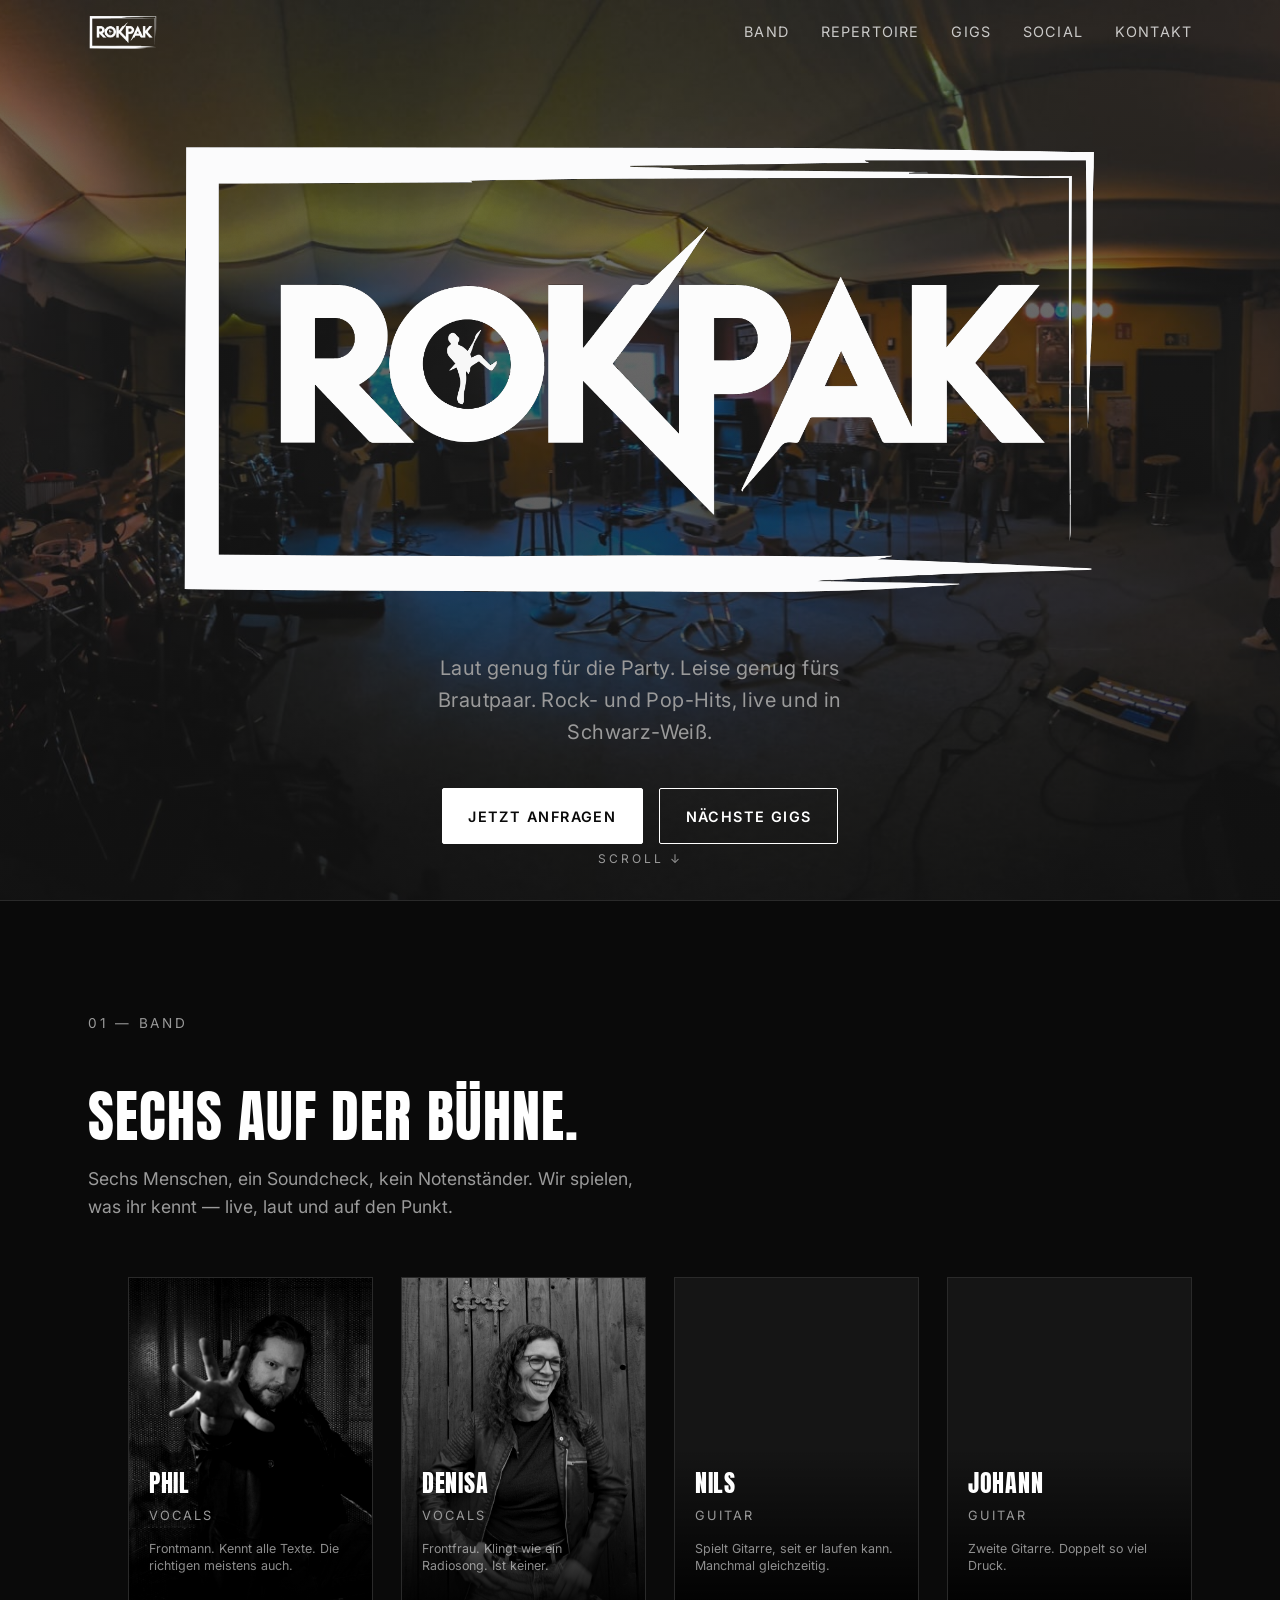
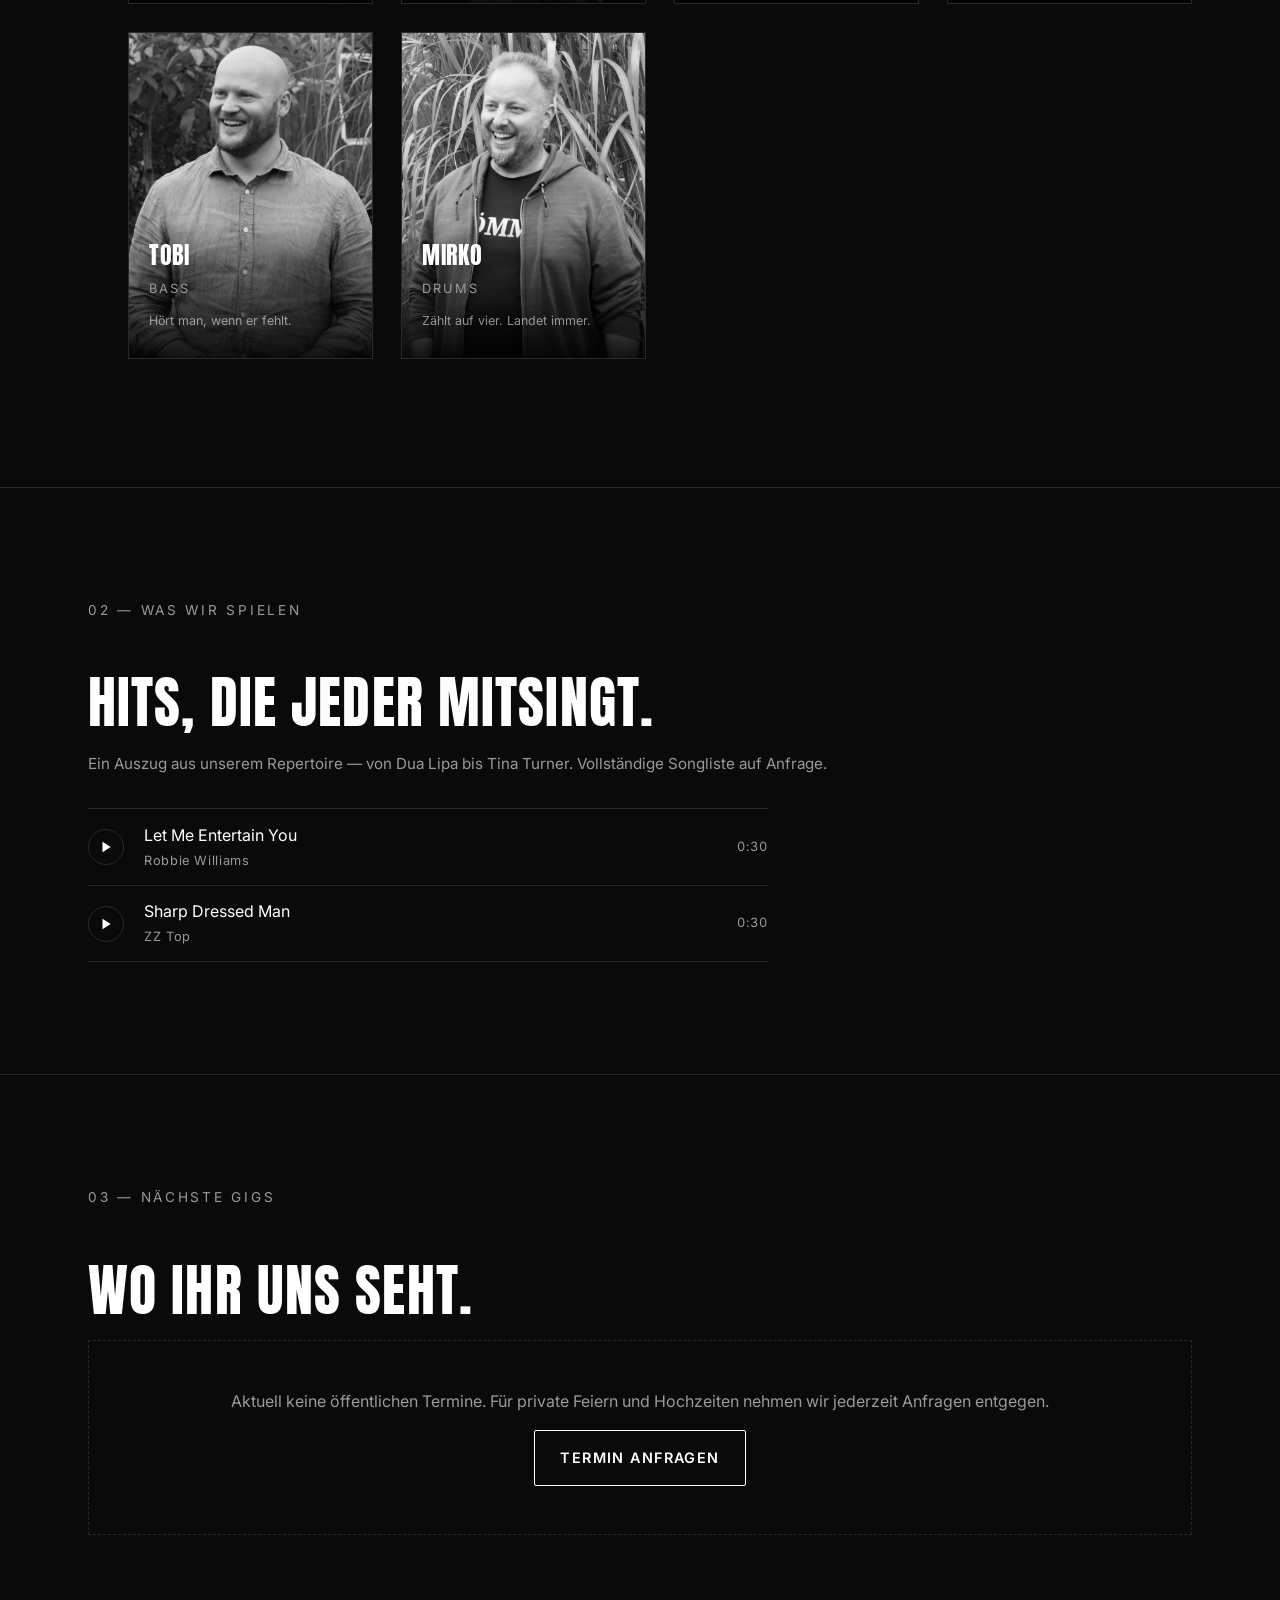
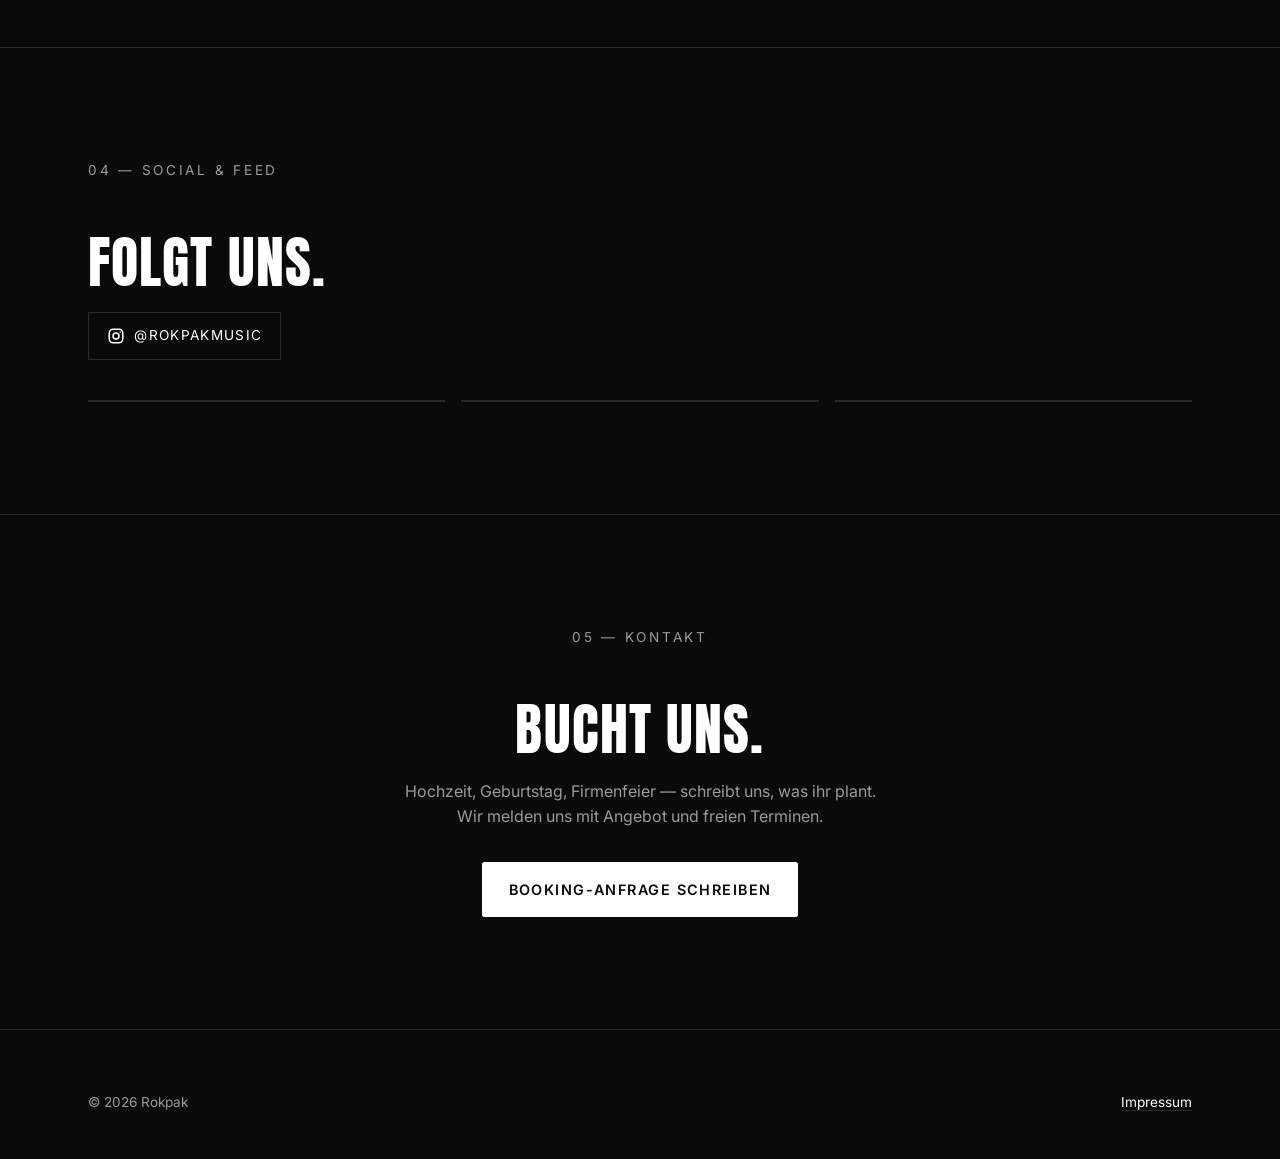
<file: index.html>
<!DOCTYPE html>
<html lang="de">
<head>
  <meta charset="UTF-8" />
  <meta name="viewport" content="width=device-width, initial-scale=1" />
  <title>ROKPAK — Rock/Pop Coverband für eure Party &amp; Hochzeit</title>
  <meta name="description" content="Rokpak ist eine Rock- und Popband, die aktuelle und zeitlose Hits auf Partys, Hochzeiten und Firmenfeiern spielt. Jetzt anfragen." />

  <meta property="og:type" content="website" />
  <meta property="og:title" content="ROKPAK — Rock/Pop Coverband" />
  <meta property="og:description" content="Aktuelle und zeitlose Hits für Partys, Hochzeiten und Firmenfeiern." />
  <meta property="og:image" content="assets/og-image.jpg" />
  <meta name="twitter:card" content="summary_large_image" />

  <link rel="icon" href="assets/logo.svg" type="image/svg+xml" />
  <link rel="preconnect" href="https://fonts.googleapis.com" />
  <link rel="preconnect" href="https://fonts.gstatic.com" crossorigin />
  <link href="https://fonts.googleapis.com/css2?family=Anton&family=Inter:wght@400;500;600&display=swap" rel="stylesheet" />
  <link rel="stylesheet" href="css/styles.css" />
</head>
<body>

<header class="nav" data-nav>
  <div class="nav__inner">
    <a class="nav__brand" href="#top" aria-label="Rokpak Startseite">
      <img class="nav__logo" src="images/logo.svg" alt="Rokpak" />
    </a>

    <button class="nav__toggle" type="button" data-menu-toggle aria-label="Menü" aria-expanded="false" aria-controls="menu">
      <svg viewBox="0 0 24 24" fill="none" stroke="currentColor" stroke-width="2" stroke-linecap="round"><line x1="4" y1="7" x2="20" y2="7"/><line x1="4" y1="12" x2="20" y2="12"/><line x1="4" y1="17" x2="20" y2="17"/></svg>
    </button>

    <ul class="nav__menu" id="menu" data-menu>
      <li><a href="#band">Band</a></li>
      <li><a href="#repertoire">Repertoire</a></li>
      <li><a href="#gigs">Gigs</a></li>
      <li><a href="#social">Social</a></li>
      <li><a href="#kontakt">Kontakt</a></li>
    </ul>
  </div>
</header>

<main id="top">

  <section class="hero" aria-label="Intro">
    <div class="hero__inner">
      <h1 class="hero__mark" aria-label="ROKPAK">
        <img class="hero__logo" src="images/logo.svg" alt="Rokpak" />
      </h1>
      <p class="hero__tagline">Laut genug für die Party. Leise genug fürs Brautpaar. Rock- und Pop-Hits, live und in Schwarz-Weiß.</p>
      <div class="hero__cta">
        <a class="btn btn--primary" href="#kontakt">Jetzt anfragen</a>
        <a class="btn btn--ghost" href="#gigs">Nächste Gigs</a>
      </div>
    </div>
    <div class="hero__scroll" aria-hidden="true">Scroll ↓</div>
  </section>

  <section class="section" id="band" aria-labelledby="band-title">
    <div class="wrap">
      <div class="section__head">
        <span class="section__kicker">01 — Band</span>
      </div>
      <h2 class="display section__title" id="band-title">Sechs auf der Bühne.</h2>
      <p class="band__intro">Sechs Menschen, ein Soundcheck, kein Notenständer. Wir spielen, was ihr kennt — live, laut und auf den Punkt.</p>

      <ul class="members" role="list">
        <li class="member">
          <img src="images/portrait_phil_vocals.png" alt="Phil, Gesang" loading="lazy" decoding="async" />
          <div class="member__meta">
            <p class="member__name">Phil</p>
            <p class="member__role">Vocals</p>
            <p class="member__bio">Frontmann. Kennt alle Texte. Die richtigen meistens auch.</p>
          </div>
        </li>
        <li class="member">
          <img src="images/portrait_denis_vocals.jpg" alt="Denisa, Gesang" loading="lazy" decoding="async" />
          <div class="member__meta">
            <p class="member__name">Denisa</p>
            <p class="member__role">Vocals</p>
            <p class="member__bio">Frontfrau. Klingt wie ein Radiosong. Ist keiner.</p>
          </div>
        </li>
        <li class="member">
          <img src="images/portrait_nils_guitar.jpg" alt="Nils, Gitarre" loading="lazy" decoding="async" />
          <div class="member__meta">
            <p class="member__name">Nils</p>
            <p class="member__role">Guitar</p>
            <p class="member__bio">Spielt Gitarre, seit er laufen kann. Manchmal gleichzeitig.</p>
          </div>
        </li>
        <li class="member">
          <img src="images/portrait_johann_guitar.jpg" alt="Johann, Gitarre" loading="lazy" decoding="async" />
          <div class="member__meta">
            <p class="member__name">Johann</p>
            <p class="member__role">Guitar</p>
            <p class="member__bio">Zweite Gitarre. Doppelt so viel Druck.</p>
          </div>
        </li>
        <li class="member">
          <img src="images/portrait_tobi_bass.jpg" alt="Tobi, Bass" loading="lazy" decoding="async" />
          <div class="member__meta">
            <p class="member__name">Tobi</p>
            <p class="member__role">Bass</p>
            <p class="member__bio">Hört man, wenn er fehlt.</p>
          </div>
        </li>
        <li class="member">
          <img src="images/portrait_mirko_drums.jpg" alt="Mirko, Schlagzeug" loading="lazy" decoding="async" />
          <div class="member__meta">
            <p class="member__name">Mirko</p>
            <p class="member__role">Drums</p>
            <p class="member__bio">Zählt auf vier. Landet immer.</p>
          </div>
        </li>
      </ul>
    </div>
  </section>

  <section class="section" id="repertoire" aria-labelledby="rep-title">
    <div class="wrap">
      <div class="section__head">
        <span class="section__kicker">02 — Was wir spielen</span>
      </div>
      <h2 class="display section__title" id="rep-title">Hits, die jeder mitsingt.</h2>
      <p class="songs__hint">Ein Auszug aus unserem Repertoire — von Dua Lipa bis Tina Turner. Vollständige Songliste auf Anfrage.</p>
      <ul class="songs" role="list">
        <li class="song-item">
          <button class="song__play" type="button" aria-label="30-Sekunden-Vorschau: Let Me Entertain You" data-audio="audio/robbie-williams-let-me-entertain-you.mp3">
            <svg class="icon-play" viewBox="0 0 24 24" fill="currentColor" aria-hidden="true"><polygon points="6,3 20,12 6,21"/></svg>
            <svg class="icon-pause" viewBox="0 0 24 24" fill="currentColor" aria-hidden="true"><rect x="5" y="4" width="4" height="16" rx="1"/><rect x="15" y="4" width="4" height="16" rx="1"/></svg>
          </button>
          <span class="song__info"><span class="song__name">Let Me Entertain You</span><span class="song__artist">Robbie Williams</span></span>
          <span class="song__bar" aria-hidden="true"><span class="song__progress"></span></span>
          <span class="song__dur">0:30</span>
        </li>
        <li class="song-item">
          <button class="song__play" type="button" aria-label="30-Sekunden-Vorschau: Sharp Dressed Man" data-audio="audio/zz-top-sharp-dressed-man.mp3">
            <svg class="icon-play" viewBox="0 0 24 24" fill="currentColor" aria-hidden="true"><polygon points="6,3 20,12 6,21"/></svg>
            <svg class="icon-pause" viewBox="0 0 24 24" fill="currentColor" aria-hidden="true"><rect x="5" y="4" width="4" height="16" rx="1"/><rect x="15" y="4" width="4" height="16" rx="1"/></svg>
          </button>
          <span class="song__info"><span class="song__name">Sharp Dressed Man</span><span class="song__artist">ZZ Top</span></span>
          <span class="song__bar" aria-hidden="true"><span class="song__progress"></span></span>
          <span class="song__dur">0:30</span>
        </li>
      </ul>
    </div>
  </section>

  <section class="section" id="gigs" aria-labelledby="gigs-title">
    <div class="wrap">
      <div class="section__head">
        <span class="section__kicker">03 — Nächste Gigs</span>
      </div>
      <h2 class="display section__title" id="gigs-title">Wo ihr uns seht.</h2>

      <ul class="gigs" data-gigs role="list"></ul>
      <div class="gigs__empty" data-gigs-empty hidden>
        <p>Aktuell keine öffentlichen Termine. Für private Feiern und Hochzeiten nehmen wir jederzeit Anfragen entgegen.</p>
        <p style="margin-top:1rem;"><a class="btn btn--ghost" href="#kontakt">Termin anfragen</a></p>
      </div>
    </div>
  </section>

  <section class="section" id="social" aria-labelledby="social-title">
    <div class="wrap">
      <div class="section__head">
        <span class="section__kicker">04 — Social &amp; Feed</span>
      </div>
      <h2 class="display section__title" id="social-title">Folgt uns.</h2>

      <ul class="socials" role="list">
        <li>
          <a href="https://www.instagram.com/rokpakmusic/" target="_blank" rel="noopener" aria-label="Rokpak auf Instagram">
            <svg viewBox="0 0 24 24" fill="none" stroke="currentColor" stroke-width="2" stroke-linecap="round" stroke-linejoin="round" aria-hidden="true"><rect x="3" y="3" width="18" height="18" rx="5"/><circle cx="12" cy="12" r="4"/><circle cx="17.5" cy="6.5" r="1" fill="currentColor" stroke="none"/></svg>
            @rokpakmusic
          </a>
        </li>
      </ul>

      <div class="feed" aria-label="Instagram Beiträge">
        <blockquote class="instagram-media" data-instgrm-permalink="https://www.instagram.com/p/DXEQXAWjKHt/" data-instgrm-version="14"></blockquote>
        <blockquote class="instagram-media" data-instgrm-permalink="https://www.instagram.com/p/DW3YhAxGScK/" data-instgrm-version="14"></blockquote>
        <blockquote class="instagram-media" data-instgrm-permalink="https://www.instagram.com/p/DWjmi2MikH6/" data-instgrm-version="14"></blockquote>
      </div>
    </div>
  </section>

  <section class="section contact" id="kontakt" aria-labelledby="kontakt-title">
    <div class="wrap">
      <div class="section__head" style="justify-content:center;">
        <span class="section__kicker">05 — Kontakt</span>
      </div>
      <h2 class="display section__title" id="kontakt-title" style="text-align:center;">Bucht uns.</h2>
      <p class="contact__lead">Hochzeit, Geburtstag, Firmenfeier — schreibt uns, was ihr plant. Wir melden uns mit Angebot und freien Terminen.</p>
      <a class="btn btn--primary" href="mailto:TODO@rokpak.de?subject=Booking-Anfrage">Booking-Anfrage schreiben</a>
    </div>
  </section>

</main>

<footer class="footer">
  <div class="wrap footer__inner">
    <p>&copy; <span id="year">2026</span> Rokpak</p>
    <p><a href="impressum.html">Impressum</a></p>
  </div>
</footer>

<script>document.getElementById('year').textContent = new Date().getFullYear();</script>
<script src="data/gigs.js"></script>
<script src="js/main.js"></script>
<script async src="https://www.instagram.com/embed.js"></script>
</body>
</html>
</file>
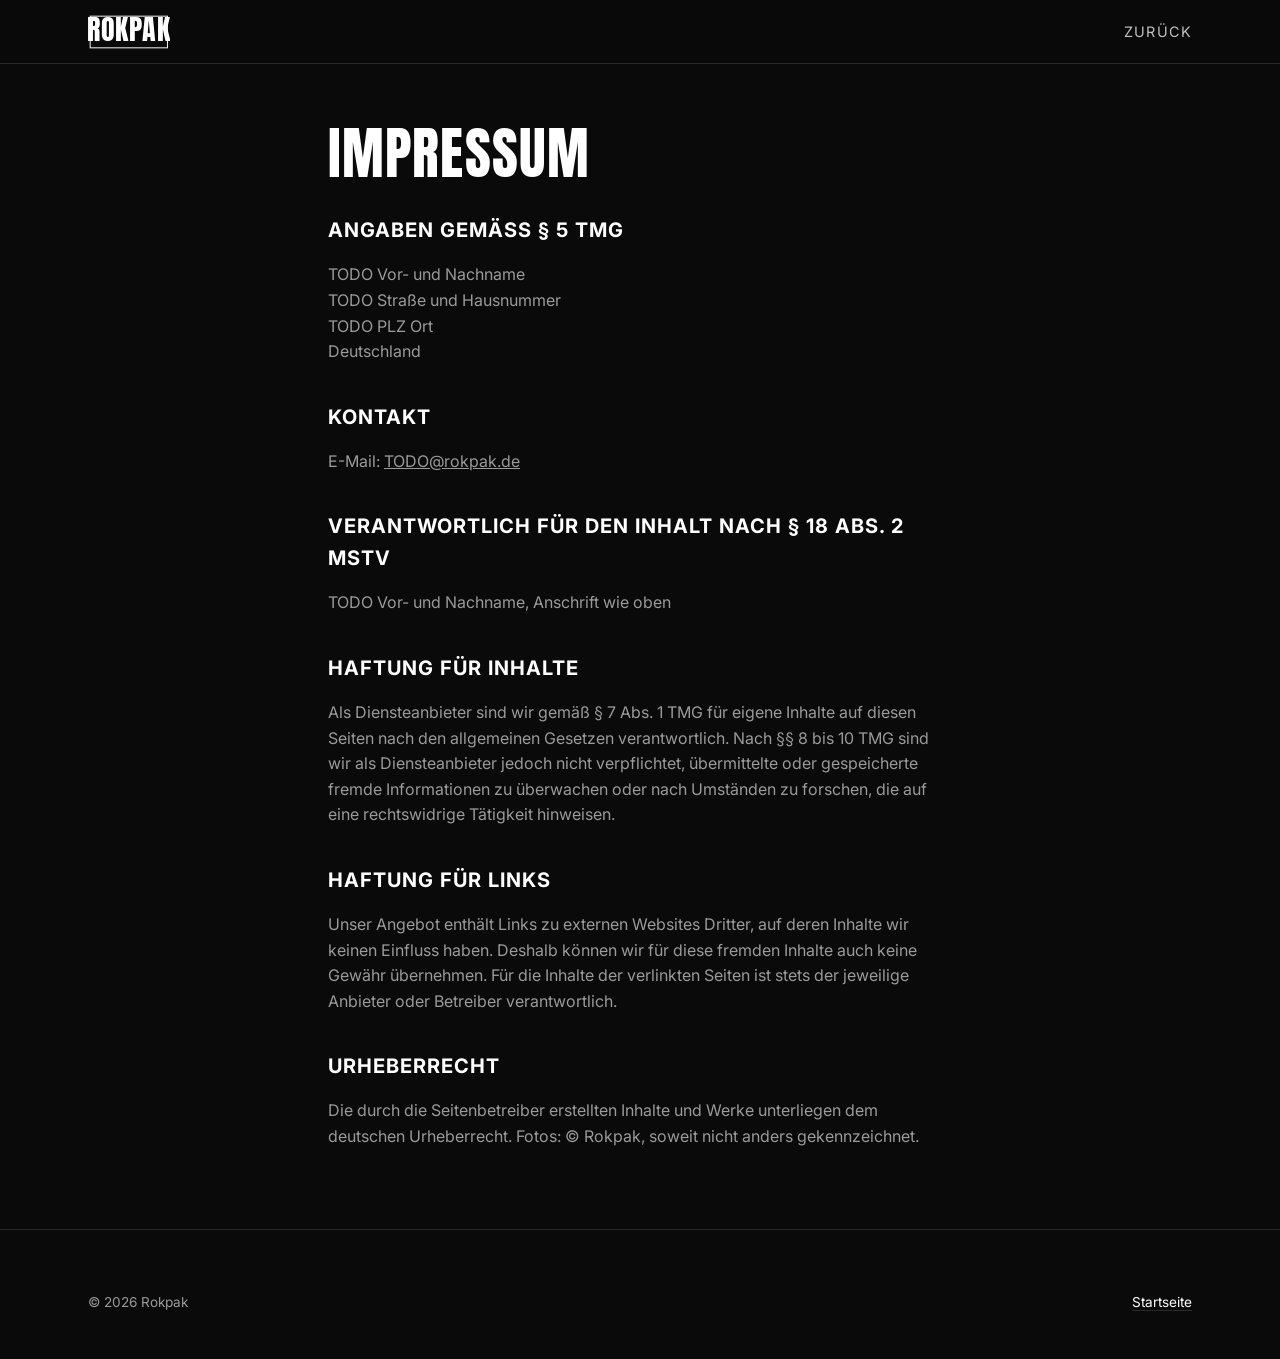
<file: impressum.html>
<!DOCTYPE html>
<html lang="de">
<head>
  <meta charset="UTF-8" />
  <meta name="viewport" content="width=device-width, initial-scale=1" />
  <title>Impressum — ROKPAK</title>
  <meta name="description" content="Impressum der Band Rokpak." />
  <meta name="robots" content="noindex" />
  <link rel="icon" href="assets/logo.svg" type="image/svg+xml" />
  <link rel="preconnect" href="https://fonts.googleapis.com" />
  <link rel="preconnect" href="https://fonts.gstatic.com" crossorigin />
  <link href="https://fonts.googleapis.com/css2?family=Anton&family=Inter:wght@400;500;600&display=swap" rel="stylesheet" />
  <link rel="stylesheet" href="css/styles.css" />
</head>
<body>

<header class="nav is-scrolled" data-nav>
  <div class="nav__inner">
    <a class="nav__brand" href="index.html" aria-label="Zurück zur Startseite">
      <svg class="nav__logo" viewBox="0 0 680 300" aria-hidden="true">
        <rect x="18" y="18" width="644" height="264" fill="none" stroke="currentColor" stroke-width="8"/>
        <text x="340" y="222" text-anchor="middle" font-family="'Anton','Bebas Neue',Impact,sans-serif" font-size="230" fill="currentColor" letter-spacing="4">ROKPAK</text>
      </svg>
    </a>
    <ul class="nav__menu" id="menu">
      <li><a href="index.html">Zurück</a></li>
    </ul>
  </div>
</header>

<main class="wrap legal">
  <h1 class="display">Impressum</h1>

  <h2>Angaben gemäß § 5 TMG</h2>
  <p>
    TODO Vor- und Nachname<br/>
    TODO Straße und Hausnummer<br/>
    TODO PLZ Ort<br/>
    Deutschland
  </p>

  <h2>Kontakt</h2>
  <p>
    E-Mail: <a href="mailto:TODO@rokpak.de">TODO@rokpak.de</a>
  </p>

  <h2>Verantwortlich für den Inhalt nach § 18 Abs. 2 MStV</h2>
  <p>
    TODO Vor- und Nachname, Anschrift wie oben
  </p>

  <h2>Haftung für Inhalte</h2>
  <p>
    Als Diensteanbieter sind wir gemäß § 7 Abs. 1 TMG für eigene Inhalte auf diesen Seiten nach den allgemeinen Gesetzen verantwortlich. Nach §§ 8 bis 10 TMG sind wir als Diensteanbieter jedoch nicht verpflichtet, übermittelte oder gespeicherte fremde Informationen zu überwachen oder nach Umständen zu forschen, die auf eine rechtswidrige Tätigkeit hinweisen.
  </p>

  <h2>Haftung für Links</h2>
  <p>
    Unser Angebot enthält Links zu externen Websites Dritter, auf deren Inhalte wir keinen Einfluss haben. Deshalb können wir für diese fremden Inhalte auch keine Gewähr übernehmen. Für die Inhalte der verlinkten Seiten ist stets der jeweilige Anbieter oder Betreiber verantwortlich.
  </p>

  <h2>Urheberrecht</h2>
  <p>
    Die durch die Seitenbetreiber erstellten Inhalte und Werke unterliegen dem deutschen Urheberrecht. Fotos: © Rokpak, soweit nicht anders gekennzeichnet.
  </p>
</main>

<footer class="footer">
  <div class="wrap footer__inner">
    <p>&copy; <span id="year">2026</span> Rokpak</p>
    <p><a href="index.html">Startseite</a></p>
  </div>
</footer>

<script>document.getElementById('year').textContent = new Date().getFullYear();</script>
</body>
</html>
</file>
<file: css/styles.css>
:root {
  --bg: #0a0a0a;
  --fg: #ffffff;
  --muted: #9a9a9a;
  --border: #2a2a2a;
  --accent: #ffffff;
  --max: 1200px;
  --pad: clamp(1.25rem, 4vw, 3rem);
  --nav-h: 64px;
  --ease: cubic-bezier(.2, .7, .2, 1);
  --grain: url("data:image/svg+xml;utf8,<svg xmlns='http://www.w3.org/2000/svg' width='160' height='160'><filter id='n'><feTurbulence type='fractalNoise' baseFrequency='0.9' numOctaves='2' stitchTiles='stitch'/><feColorMatrix values='0 0 0 0 1 0 0 0 0 1 0 0 0 0 1 0 0 0 0.06 0'/></filter><rect width='100%25' height='100%25' filter='url(%23n)'/></svg>");
}

* { box-sizing: border-box; }

html { scroll-behavior: smooth; scroll-padding-top: var(--nav-h); }

body {
  margin: 0;
  background: var(--bg);
  color: var(--fg);
  font-family: 'Inter', system-ui, -apple-system, 'Segoe UI', Roboto, sans-serif;
  font-size: 16px;
  line-height: 1.6;
  -webkit-font-smoothing: antialiased;
  text-rendering: optimizeLegibility;
}

img, svg { display: block; max-width: 100%; }
a { color: inherit; }

.display {
  font-family: 'Anton', 'Bebas Neue', 'Arial Narrow', Impact, sans-serif;
  font-weight: 400;
  letter-spacing: 0.02em;
  text-transform: uppercase;
  line-height: 0.9;
}

.wrap {
  max-width: var(--max);
  margin: 0 auto;
  padding: 0 var(--pad);
}

/* ---------- Nav ---------- */
.nav {
  position: fixed;
  top: 0; left: 0; right: 0;
  height: var(--nav-h);
  display: flex; align-items: center;
  z-index: 50;
  transition: background .3s var(--ease), border-color .3s var(--ease), backdrop-filter .3s var(--ease);
  border-bottom: 1px solid transparent;
}
.nav.is-scrolled {
  background: rgba(10, 10, 10, 0.85);
  backdrop-filter: blur(10px);
  -webkit-backdrop-filter: blur(10px);
  border-bottom-color: var(--border);
}
.nav__inner {
  display: flex; align-items: center; justify-content: space-between;
  width: 100%;
  max-width: var(--max);
  margin: 0 auto;
  padding: 0 var(--pad);
}
.nav__brand {
  display: inline-flex; align-items: center;
  text-decoration: none;
  color: var(--fg);
}
.nav__logo { height: 36px; width: auto; display: block; }
@media (max-width: 480px) { .nav__logo { height: 30px; } }
.nav__menu {
  display: flex; gap: clamp(1rem, 2.5vw, 2rem);
  list-style: none; margin: 0; padding: 0;
}
.nav__menu a {
  text-decoration: none;
  font-size: .9rem;
  letter-spacing: .08em;
  text-transform: uppercase;
  color: var(--fg);
  opacity: .75;
  transition: opacity .2s var(--ease);
}
.nav__menu a:hover,
.nav__menu a:focus-visible { opacity: 1; }

.nav__toggle {
  display: none;
  background: none;
  border: 1px solid var(--border);
  color: var(--fg);
  width: 44px; height: 44px;
  border-radius: 4px;
  cursor: pointer;
  align-items: center; justify-content: center;
}
.nav__toggle svg { width: 22px; height: 22px; }

@media (max-width: 768px) {
  .nav__toggle { display: inline-flex; }
  .nav__menu {
    position: fixed;
    top: var(--nav-h); left: 0; right: 0;
    flex-direction: column;
    gap: 0;
    background: var(--bg);
    border-bottom: 1px solid var(--border);
    padding: 1rem var(--pad);
    transform: translateY(-110%);
    visibility: hidden;
    transition: transform .3s var(--ease), visibility 0s .3s;
  }
  .nav__menu.is-open {
    transform: translateY(0);
    visibility: visible;
    transition: transform .3s var(--ease), visibility 0s 0s;
  }
  .nav__menu li { padding: .75rem 0; border-bottom: 1px solid var(--border); }
  .nav__menu li:last-child { border-bottom: 0; }
}

/* ---------- Buttons ---------- */
.btn {
  display: inline-flex; align-items: center; gap: .6rem;
  padding: .95rem 1.6rem;
  border-radius: 2px;
  font-size: .9rem;
  font-weight: 600;
  letter-spacing: .1em;
  text-transform: uppercase;
  text-decoration: none;
  cursor: pointer;
  transition: background .2s var(--ease), color .2s var(--ease), transform .2s var(--ease);
  border: 1px solid var(--fg);
}
.btn--primary { background: var(--fg); color: var(--bg); }
.btn--primary:hover { transform: translateY(-2px); }
.btn--ghost { background: transparent; color: var(--fg); }
.btn--ghost:hover { background: var(--fg); color: var(--bg); }

/* ---------- Sections ---------- */
.section {
  padding: clamp(4rem, 10vw, 7rem) 0;
  border-top: 1px solid var(--border);
}
.section__head {
  display: flex; align-items: baseline; gap: 1rem;
  margin-bottom: clamp(2rem, 5vw, 3.5rem);
}
.section__title {
  font-size: clamp(2rem, 6vw, 3.5rem);
  margin: 0 0 clamp(1rem, 2.5vw, 1.5rem);
}
.section__kicker {
  color: var(--muted);
  font-size: .85rem;
  letter-spacing: .2em;
  text-transform: uppercase;
}

/* ---------- Hero ---------- */
.hero {
  min-height: 100svh;
  padding-top: var(--nav-h);
  display: flex; flex-direction: column; justify-content: center;
  position: relative;
  overflow: hidden;
  border-top: 0;
  background-image:
    linear-gradient(rgba(10,10,10,.55), rgba(10,10,10,.75)),
    url("../images/proberaum.JPG");
  background-size: cover;
  background-position: center;
  background-repeat: no-repeat;
}
.hero::after {
  content: "";
  position: absolute; inset: 0;
  background-image: var(--grain);
  opacity: .4;
  pointer-events: none;
  mix-blend-mode: overlay;
}
.hero__inner {
  position: relative;
  z-index: 1;
  text-align: center;
  padding: 2rem var(--pad);
}
.hero__mark {
  margin: 0;
  display: flex;
  justify-content: center;
}
.hero__logo {
  width: min(92vw, 960px);
  height: auto;
  display: block;
}
.hero__tagline {
  color: var(--muted);
  font-size: clamp(1rem, 2vw, 1.25rem);
  max-width: 36ch;
  margin: clamp(1.5rem, 4vw, 2.5rem) auto 0;
  letter-spacing: .02em;
}
.hero__cta {
  margin-top: clamp(1.75rem, 4vw, 2.5rem);
  display: flex; flex-wrap: wrap; gap: 1rem;
  justify-content: center;
}
.hero__scroll {
  position: absolute;
  bottom: 2rem; left: 50%;
  transform: translateX(-50%);
  color: var(--muted);
  font-size: .75rem;
  letter-spacing: .25em;
  text-transform: uppercase;
  z-index: 1;
}

/* ---------- Band ---------- */
.band__intro {
  color: var(--muted);
  font-size: clamp(.95rem, 1.5vw, 1.1rem);
  max-width: 52ch;
  margin: 0 0 clamp(2rem, 5vw, 3.5rem);
  line-height: 1.6;
}

.members {
  display: grid;
  grid-template-columns: repeat(auto-fit, minmax(220px, 1fr));
  gap: clamp(1rem, 2.5vw, 1.75rem);
}
.member {
  position: relative;
  aspect-ratio: 3 / 4;
  overflow: hidden;
  background: #151515;
  border: 1px solid var(--border);
}
.member img {
  width: 100%; height: 100%;
  object-fit: cover;
  filter: grayscale(1) contrast(1.05);
  transition: filter .5s var(--ease), transform .8s var(--ease);
}
.member:hover img,
.member:focus-within img {
  filter: grayscale(0) contrast(1);
  transform: scale(1.03);
}
@media (prefers-reduced-motion: reduce) {
  .member img { transition: none; }
  .member:hover img { transform: none; }
}
@media (hover: none) {
  .member img { filter: grayscale(1) contrast(1.05); }
}
.member__meta {
  position: absolute;
  left: 0; right: 0; bottom: 0;
  padding: 1rem 1.25rem;
  background: linear-gradient(to top, rgba(0,0,0,.9), rgba(0,0,0,0));
}
.member__name {
  font-family: 'Anton', 'Bebas Neue', Impact, sans-serif;
  font-size: 1.5rem;
  letter-spacing: .03em;
  text-transform: uppercase;
  margin: 0;
}
.member__role {
  color: var(--muted);
  font-size: .8rem;
  letter-spacing: .15em;
  text-transform: uppercase;
  margin-top: .25rem;
}
.member__bio {
  color: rgba(255,255,255,.55);
  font-size: .78rem;
  line-height: 1.4;
  margin-top: .5rem;
}

/* ---------- Repertoire ---------- */
.songs__hint {
  color: var(--muted);
  margin: 0 0 2rem;
  font-size: .95rem;
}
.songs {
  list-style: none;
  margin: 0; padding: 0;
  max-width: 680px;
}
.song-item {
  display: grid;
  grid-template-columns: 40px 1fr auto auto;
  align-items: center;
  gap: 1rem;
  padding: .85rem 0;
  border-bottom: 1px solid var(--border);
}
.song-item:first-child { border-top: 1px solid var(--border); }

.song__play {
  width: 36px; height: 36px;
  border-radius: 50%;
  border: 1px solid var(--border);
  background: transparent;
  color: var(--fg);
  cursor: pointer;
  display: flex; align-items: center; justify-content: center;
  flex-shrink: 0;
  transition: background .2s var(--ease), border-color .2s var(--ease), color .2s var(--ease);
  padding: 0;
}
.song__play svg { width: 14px; height: 14px; }
.song__play:hover { border-color: var(--fg); }
.song__play.is-playing { background: var(--fg); color: var(--bg); border-color: var(--fg); }
.song__play .icon-pause { display: none; }
.song__play.is-playing .icon-play { display: none; }
.song__play.is-playing .icon-pause { display: block; }

.song__info {
  display: flex; flex-direction: column; gap: .15rem;
  min-width: 0;
}
.song__name {
  font-size: 1rem;
  white-space: nowrap; overflow: hidden; text-overflow: ellipsis;
}
.song__artist {
  color: var(--muted);
  font-size: .8rem;
  letter-spacing: .05em;
}

.song__bar {
  width: 80px; height: 2px;
  background: var(--border);
  position: relative;
  overflow: hidden;
  opacity: 0;
  transition: opacity .3s var(--ease);
}
.song-item.is-playing .song__bar { opacity: 1; }
.song__progress {
  position: absolute;
  left: 0; top: 0; bottom: 0;
  width: 0%;
  background: var(--fg);
}

.song__dur {
  color: var(--muted);
  font-size: .8rem;
  letter-spacing: .08em;
  font-variant-numeric: tabular-nums;
  white-space: nowrap;
}

@media (max-width: 540px) {
  .song-item { grid-template-columns: 40px 1fr auto; }
  .song__bar { display: none; }
}

/* ---------- Gigs ---------- */
.gigs {
  list-style: none; padding: 0; margin: 0;
  display: flex; flex-direction: column;
}
.gig {
  display: grid;
  grid-template-columns: 200px 1fr auto auto;
  align-items: center;
  gap: 1.5rem;
  padding: 1.25rem 0;
  border-bottom: 1px solid var(--border);
}
.gig:first-child { border-top: 1px solid var(--border); }
.gig__date {
  font-family: 'Anton', 'Bebas Neue', Impact, sans-serif;
  font-size: 1.4rem;
  letter-spacing: .03em;
  text-transform: uppercase;
}
.gig__venue { font-size: 1.05rem; }
.gig__city { color: var(--muted); font-size: .9rem; letter-spacing: .1em; text-transform: uppercase; }
.gig__link {
  text-decoration: none;
  border-bottom: 1px solid var(--fg);
  padding-bottom: 2px;
  font-size: .85rem;
  letter-spacing: .1em;
  text-transform: uppercase;
}
@media (max-width: 720px) {
  .gig { grid-template-columns: 1fr; gap: .25rem; padding: 1.25rem 0; }
  .gig__link { justify-self: start; margin-top: .5rem; }
}
.gigs__empty {
  border: 1px dashed var(--border);
  padding: 2rem;
  text-align: center;
  color: var(--muted);
}

/* ---------- Social ---------- */
.socials {
  display: flex; flex-wrap: wrap;
  gap: 1rem;
  margin-bottom: 2.5rem;
  list-style: none; padding: 0;
}
.socials a {
  display: inline-flex; align-items: center; gap: .6rem;
  padding: .75rem 1.1rem;
  border: 1px solid var(--border);
  text-decoration: none;
  font-size: .85rem;
  letter-spacing: .1em;
  text-transform: uppercase;
  transition: background .2s var(--ease), color .2s var(--ease), border-color .2s var(--ease);
}
.socials a:hover,
.socials a:focus-visible {
  background: var(--fg);
  color: var(--bg);
  border-color: var(--fg);
}
.socials svg { width: 18px; height: 18px; }

.feed {
  display: grid;
  grid-template-columns: repeat(auto-fit, minmax(280px, 1fr));
  gap: 1rem;
}
.feed__slot {
  aspect-ratio: 1 / 1;
  border: 1px dashed var(--border);
  display: flex; align-items: center; justify-content: center;
  color: var(--muted);
  font-size: .85rem;
  text-align: center;
  padding: 1rem;
}
.feed .instagram-media {
  min-width: 0 !important;
  width: 100% !important;
  margin: 0 !important;
  border-radius: 0 !important;
  border: 1px solid var(--border) !important;
  background: #000 !important;
}

/* ---------- Contact ---------- */
.contact { text-align: center; }
.contact__lead {
  color: var(--muted);
  max-width: 48ch;
  margin: 0 auto 2rem;
}

/* ---------- Footer ---------- */
.footer {
  padding: 3rem 0 2rem;
  border-top: 1px solid var(--border);
  color: var(--muted);
  font-size: .85rem;
}
.footer__inner {
  display: flex; flex-wrap: wrap;
  justify-content: space-between; gap: 1rem;
  align-items: center;
}
.footer a { color: var(--fg); text-decoration: none; border-bottom: 1px solid var(--border); }
.footer a:hover { border-color: var(--fg); }

/* ---------- Impressum page ---------- */
.legal {
  padding-top: calc(var(--nav-h) + 4rem);
  padding-bottom: 4rem;
  max-width: 720px;
}
.legal h1 { font-size: clamp(2.25rem, 6vw, 3.5rem); margin: 0 0 2rem; }
.legal h2 { font-size: 1.25rem; margin: 2.25rem 0 .5rem; letter-spacing: .05em; text-transform: uppercase; }
.legal p { color: var(--muted); }

/* ---------- Focus ring ---------- */
:focus-visible {
  outline: 2px solid var(--fg);
  outline-offset: 3px;
}

/* ---------- Utility ---------- */
.sr-only {
  position: absolute; width: 1px; height: 1px;
  padding: 0; margin: -1px; overflow: hidden;
  clip: rect(0,0,0,0); white-space: nowrap; border: 0;
}
</file>
